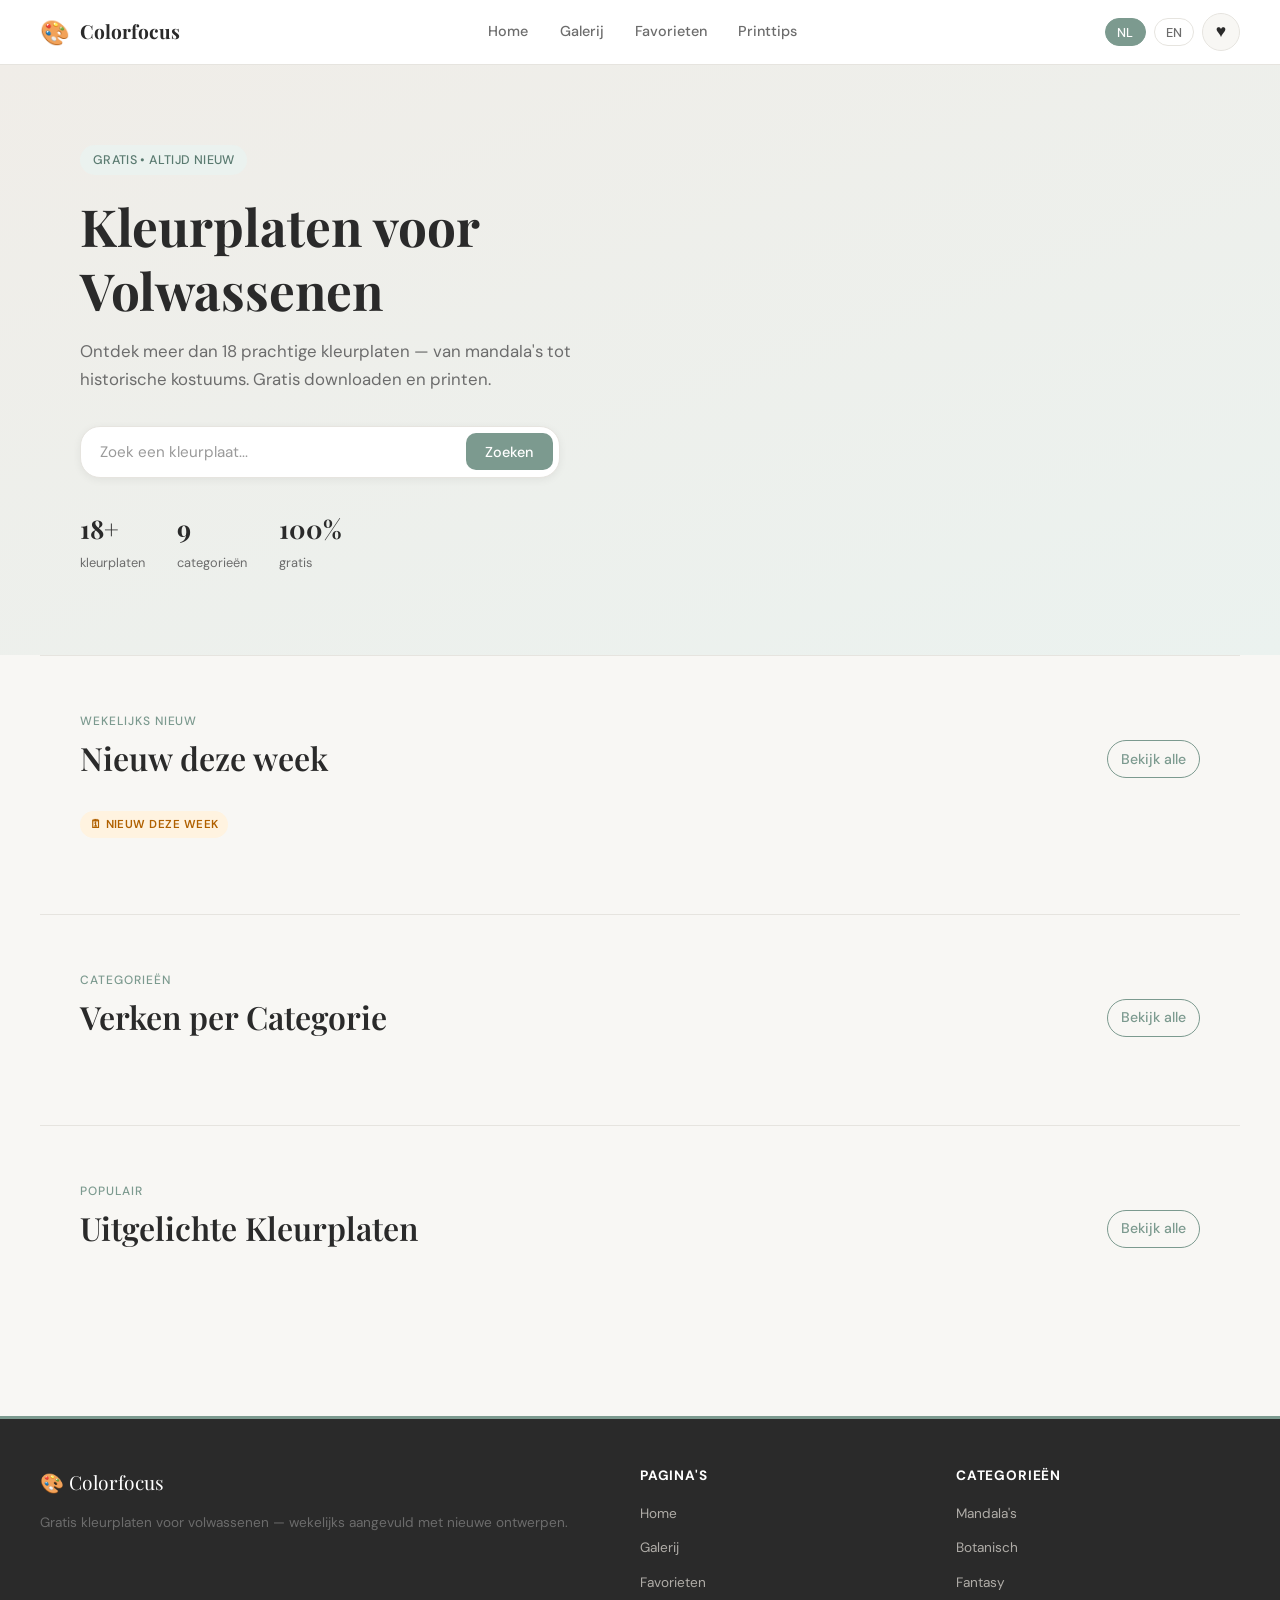
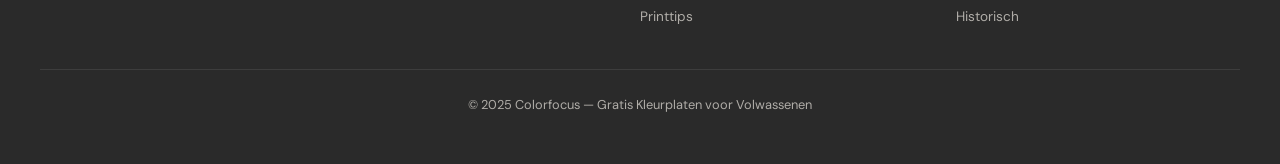
<file: index.html>
<!DOCTYPE html>
<html lang="nl">
<head>
  <meta charset="UTF-8"/>
  <meta name="viewport" content="width=device-width, initial-scale=1.0"/>
  <meta name="description" content="Gratis kleurplaten voor volwassenen — mandala's, botanisch, fantasy, pin-up, historische kostuums en meer. Wekelijks nieuw."/>
  <title>Colorfocus — Gratis Kleurplaten voor Volwassenen</title>
  <link rel="stylesheet" href="css/style.css"/>
  <link rel="icon" href="data:image/svg+xml,<svg xmlns='http://www.w3.org/2000/svg' viewBox='0 0 32 32'><text y='26' font-size='26'>🎨</text></svg>"/>
</head>
<body>

<!-- Navigation -->
<nav class="nav">
  <div class="nav-inner">
    <a href="index.html" class="nav-logo">
      <span class="nav-logo-icon">🎨</span>
      Colorfocus
    </a>
    <ul class="nav-links">
      <li><a href="index.html"     data-i18n="nav_home">Home</a></li>
      <li><a href="galerij.html"   data-i18n="nav_gallery">Galerij</a></li>
      <li><a href="favorieten.html" data-i18n="nav_favorites">Favorieten</a></li>
      <li><a href="tips.html"      data-i18n="nav_tips">Printtips</a></li>
    </ul>
    <div class="nav-right">
      <button class="lang-btn" data-lang="nl">NL</button>
      <button class="lang-btn" data-lang="en">EN</button>
      <a href="favorieten.html" class="nav-fav-btn" title="Favorieten">
        ♥ <span class="fav-count hidden">0</span>
      </a>
    </div>
  </div>
</nav>

<!-- Hero -->
<section style="background:linear-gradient(160deg,#F0EDE8 0%,#EBF2EF 100%); overflow:hidden;">
  <div class="hero">
    <div class="hero-text">
      <span class="hero-badge" data-i18n="hero_badge">Gratis • Altijd nieuw</span>
      <h1 data-i18n="hero_title">Kleurplaten voor Volwassenen</h1>
      <p data-i18n="hero_sub">Ontdek meer dan 18 prachtige kleurplaten — van mandala's tot historische kostuums. Gratis downloaden en printen.</p>
      <div class="hero-search">
        <input id="hero-search-input" type="text" data-i18n="hero_search_ph" data-i18n-attr="placeholder" placeholder="Zoek een kleurplaat..."/>
        <button class="btn-search" id="hero-search-btn" data-i18n="hero_btn">Zoeken</button>
      </div>
      <div class="hero-stats">
        <div>
          <span class="hero-stat-num" data-i18n="pages_count">18+</span>
          <span class="hero-stat-label" data-i18n="stat_pages">kleurplaten</span>
        </div>
        <div>
          <span class="hero-stat-num" data-i18n="cats_count">9</span>
          <span class="hero-stat-label" data-i18n="stat_cats">categorieën</span>
        </div>
        <div>
          <span class="hero-stat-num" data-i18n="free_label">100%</span>
          <span class="hero-stat-label" data-i18n="stat_free">gratis</span>
        </div>
      </div>
    </div>
    <div class="hero-art" id="hero-art"></div>
  </div>
</section>

<hr class="divider"/>

<!-- Nieuw deze week -->
<div class="section">
  <div class="section-header">
    <div>
      <p class="section-tag" data-i18n="new_week_tag">Wekelijks Nieuw</p>
      <h2 data-i18n="new_week_title">Nieuw deze week</h2>
    </div>
    <a href="galerij.html" class="see-all" data-i18n="see_all">Bekijk alle</a>
  </div>
  <span class="week-badge" data-i18n="weekly_badge">🗓 Nieuw deze week</span>
  <div style="margin-top:1.2rem;" class="cards-grid" id="new-grid"></div>
</div>

<hr class="divider"/>

<!-- Categorieën -->
<div class="section">
  <div class="section-header">
    <div>
      <p class="section-tag" data-i18n="cat_tag">Categorieën</p>
      <h2 data-i18n="cat_title">Verken per Categorie</h2>
    </div>
    <a href="galerij.html" class="see-all" data-i18n="see_all">Bekijk alle</a>
  </div>
  <div class="category-grid" id="cat-grid"></div>
</div>

<hr class="divider"/>

<!-- Uitgelicht -->
<div class="section">
  <div class="section-header">
    <div>
      <p class="section-tag" data-i18n="featured_tag">Populair</p>
      <h2 data-i18n="featured_title">Uitgelichte Kleurplaten</h2>
    </div>
    <a href="galerij.html" class="see-all" data-i18n="see_all">Bekijk alle</a>
  </div>
  <div class="cards-grid" id="featured-grid"></div>
</div>

<!-- Footer -->
<footer class="footer">
  <div class="footer-inner">
    <div>
      <div class="footer-brand">🎨 Colorfocus</div>
      <p data-i18n="footer_desc">Gratis kleurplaten voor volwassenen — wekelijks aangevuld met nieuwe ontwerpen.</p>
    </div>
    <div>
      <h4 data-i18n="footer_pages">Pagina's</h4>
      <ul>
        <li><a href="index.html"      data-i18n="nav_home">Home</a></li>
        <li><a href="galerij.html"    data-i18n="nav_gallery">Galerij</a></li>
        <li><a href="favorieten.html" data-i18n="nav_favorites">Favorieten</a></li>
        <li><a href="tips.html"       data-i18n="nav_tips">Printtips</a></li>
      </ul>
    </div>
    <div>
      <h4 data-i18n="footer_cats">Categorieën</h4>
      <ul>
        <li><a href="galerij.html?cat=mandala">Mandala's</a></li>
        <li><a href="galerij.html?cat=botanisch">Botanisch</a></li>
        <li><a href="galerij.html?cat=fantasy">Fantasy</a></li>
        <li><a href="galerij.html?cat=historisch">Historisch</a></li>
      </ul>
    </div>
  </div>
  <div class="footer-bottom">© 2025 Colorfocus — Gratis Kleurplaten voor Volwassenen</div>
</footer>

<script src="js/data.js"></script>
<script src="js/i18n.js"></script>
<script src="js/app.js"></script>
</body>
</html>
</file>
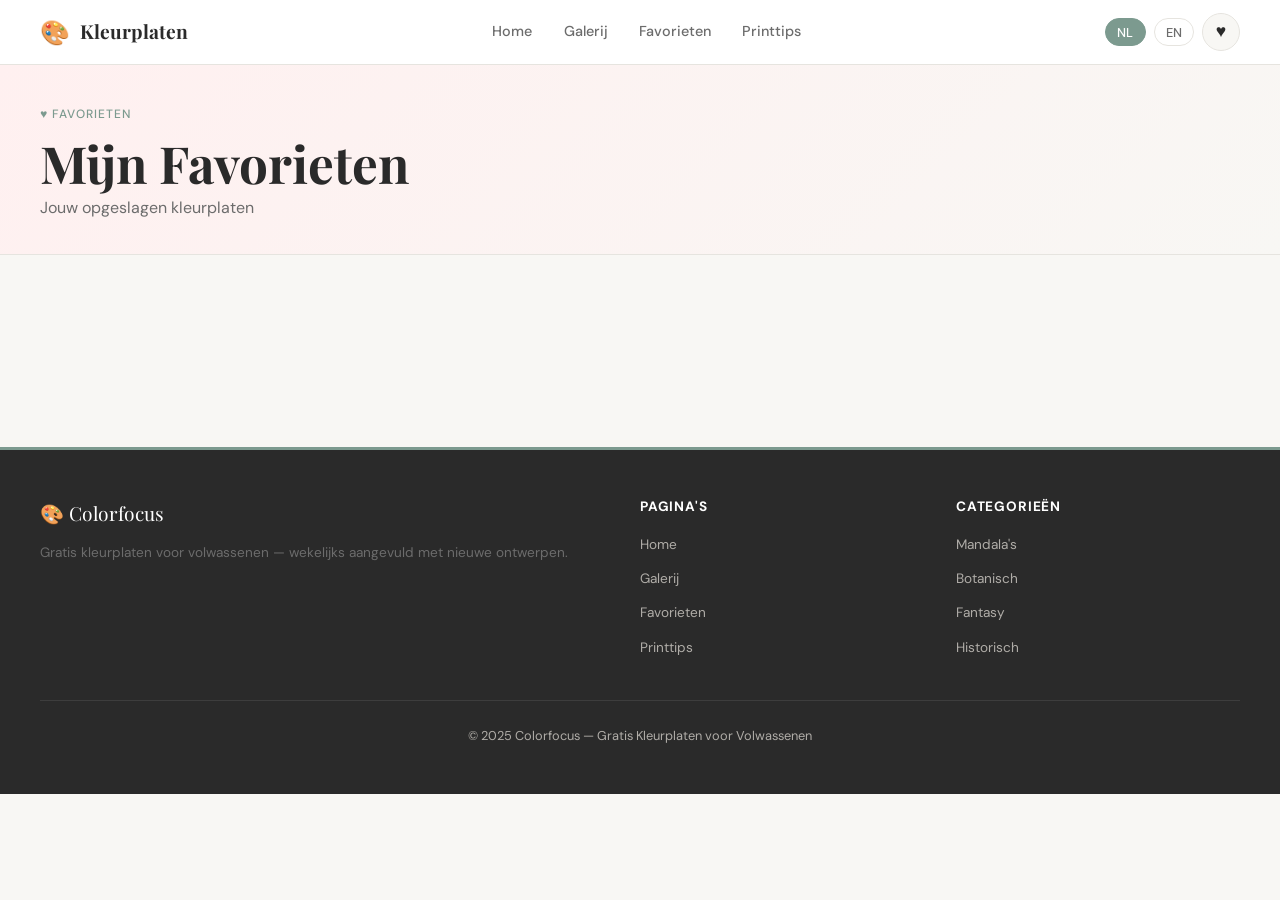
<file: favorieten.html>
<!DOCTYPE html>
<html lang="nl">
<head>
  <meta charset="UTF-8"/>
  <meta name="viewport" content="width=device-width, initial-scale=1.0"/>
  <meta name="description" content="Jouw opgeslagen favoriete kleurplaten voor volwassenen."/>
  <title>Favorieten — Colorfocus</title>
  <link rel="stylesheet" href="css/style.css"/>
  <link rel="icon" href="data:image/svg+xml,<svg xmlns='http://www.w3.org/2000/svg' viewBox='0 0 32 32'><text y='26' font-size='26'>🎨</text></svg>"/>
</head>
<body>

<nav class="nav">
  <div class="nav-inner">
    <a href="index.html" class="nav-logo">
      <span class="nav-logo-icon">🎨</span>
      Kleurplaten
    </a>
    <ul class="nav-links">
      <li><a href="index.html"      data-i18n="nav_home">Home</a></li>
      <li><a href="galerij.html"    data-i18n="nav_gallery">Galerij</a></li>
      <li><a href="favorieten.html" data-i18n="nav_favorites">Favorieten</a></li>
      <li><a href="tips.html"       data-i18n="nav_tips">Printtips</a></li>
    </ul>
    <div class="nav-right">
      <button class="lang-btn" data-lang="nl">NL</button>
      <button class="lang-btn" data-lang="en">EN</button>
      <a href="favorieten.html" class="nav-fav-btn">
        ♥ <span class="fav-count hidden">0</span>
      </a>
    </div>
  </div>
</nav>

<!-- Page header -->
<div style="background:linear-gradient(135deg,#FFF0F0 0%,#F8F7F4 100%); padding:2.5rem clamp(1rem,4vw,2.5rem) 2rem; border-bottom:1px solid #E6E4DF;">
  <div style="max-width:1200px;margin:0 auto;">
    <p class="section-tag">♥ Favorieten</p>
    <h1 data-i18n="fav_title">Mijn Favorieten</h1>
    <p data-i18n="fav_sub">Jouw opgeslagen kleurplaten</p>
  </div>
</div>

<!-- Empty state -->
<div id="fav-empty" class="favorites-empty" style="display:none;">
  <div class="favorites-empty-icon">♡</div>
  <h2 data-i18n="fav_empty_title">Nog geen favorieten</h2>
  <p data-i18n="fav_empty_sub">Klik op het hartje op een kleurplaat om hem hier op te slaan.</p>
  <a href="galerij.html" class="btn-primary" data-i18n="fav_btn">Bekijk alle kleurplaten</a>
</div>

<!-- Favorites grid -->
<div class="section">
  <div class="cards-grid" id="fav-grid"></div>
</div>

<!-- Footer -->
<footer class="footer">
  <div class="footer-inner">
    <div>
      <div class="footer-brand">🎨 Colorfocus</div>
      <p data-i18n="footer_desc">Gratis kleurplaten voor volwassenen — wekelijks aangevuld met nieuwe ontwerpen.</p>
    </div>
    <div>
      <h4 data-i18n="footer_pages">Pagina's</h4>
      <ul>
        <li><a href="index.html"      data-i18n="nav_home">Home</a></li>
        <li><a href="galerij.html"    data-i18n="nav_gallery">Galerij</a></li>
        <li><a href="favorieten.html" data-i18n="nav_favorites">Favorieten</a></li>
        <li><a href="tips.html"       data-i18n="nav_tips">Printtips</a></li>
      </ul>
    </div>
    <div>
      <h4 data-i18n="footer_cats">Categorieën</h4>
      <ul>
        <li><a href="galerij.html?cat=mandala">Mandala's</a></li>
        <li><a href="galerij.html?cat=botanisch">Botanisch</a></li>
        <li><a href="galerij.html?cat=fantasy">Fantasy</a></li>
        <li><a href="galerij.html?cat=historisch">Historisch</a></li>
      </ul>
    </div>
  </div>
  <div class="footer-bottom">© 2025 Colorfocus — Gratis Kleurplaten voor Volwassenen</div>
</footer>

<script src="js/data.js"></script>
<script src="js/i18n.js"></script>
<script src="js/app.js"></script>
</body>
</html>
</file>
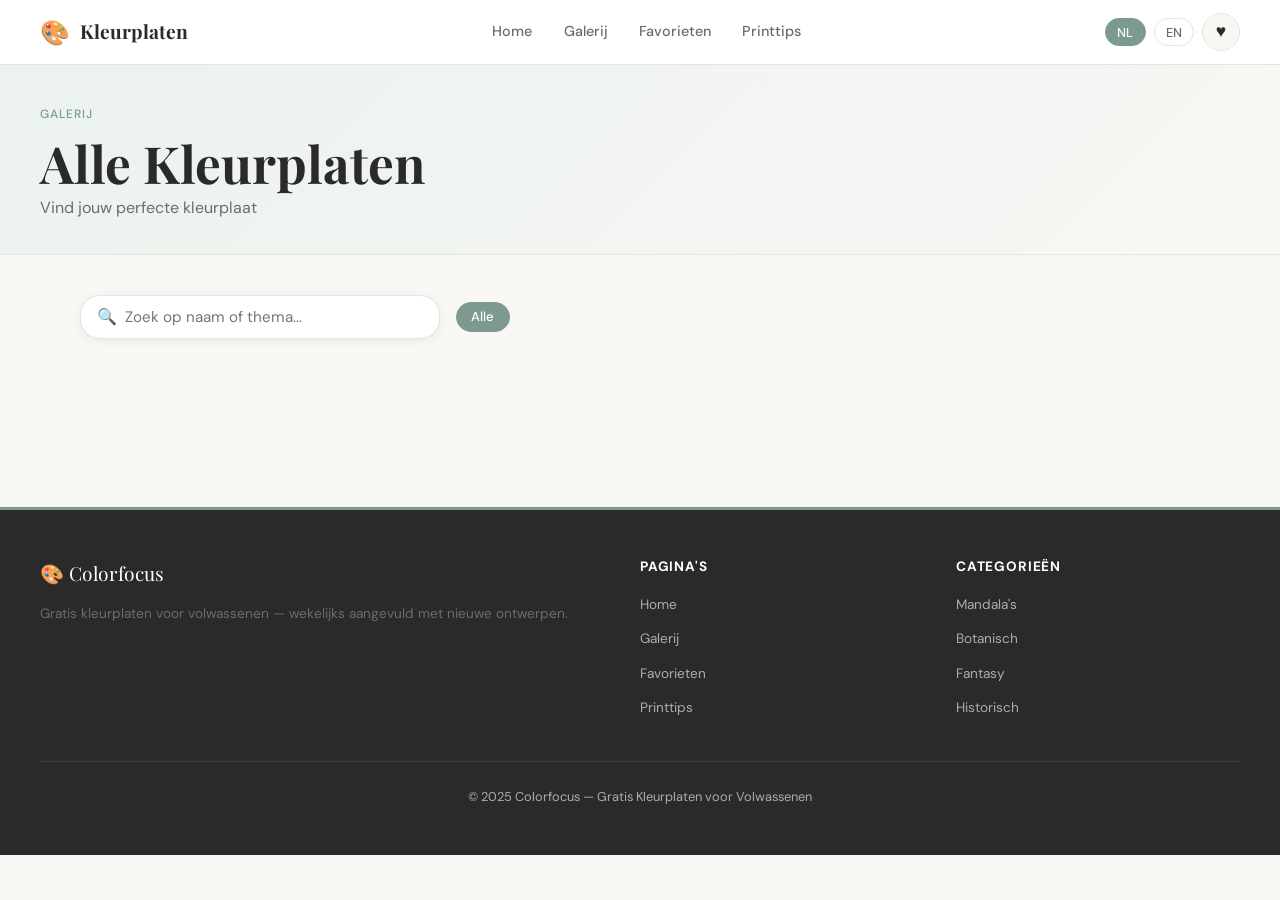
<file: galerij.html>
<!DOCTYPE html>
<html lang="nl">
<head>
  <meta charset="UTF-8"/>
  <meta name="viewport" content="width=device-width, initial-scale=1.0"/>
  <meta name="description" content="Bekijk alle gratis kleurplaten voor volwassenen — filter op categorie of zoek op trefwoord."/>
  <title>Galerij — Colorfocus</title>
  <link rel="stylesheet" href="css/style.css"/>
  <link rel="icon" href="data:image/svg+xml,<svg xmlns='http://www.w3.org/2000/svg' viewBox='0 0 32 32'><text y='26' font-size='26'>🎨</text></svg>"/>
</head>
<body>

<nav class="nav">
  <div class="nav-inner">
    <a href="index.html" class="nav-logo">
      <span class="nav-logo-icon">🎨</span>
      Kleurplaten
    </a>
    <ul class="nav-links">
      <li><a href="index.html"      data-i18n="nav_home">Home</a></li>
      <li><a href="galerij.html"    data-i18n="nav_gallery">Galerij</a></li>
      <li><a href="favorieten.html" data-i18n="nav_favorites">Favorieten</a></li>
      <li><a href="tips.html"       data-i18n="nav_tips">Printtips</a></li>
    </ul>
    <div class="nav-right">
      <button class="lang-btn" data-lang="nl">NL</button>
      <button class="lang-btn" data-lang="en">EN</button>
      <a href="favorieten.html" class="nav-fav-btn">
        ♥ <span class="fav-count hidden">0</span>
      </a>
    </div>
  </div>
</nav>

<!-- Page header -->
<div style="background:linear-gradient(135deg,#EBF2EF 0%,#F8F7F4 100%); padding:2.5rem clamp(1rem,4vw,2.5rem) 2rem; border-bottom:1px solid #E6E4DF;">
  <div style="max-width:1200px;margin:0 auto;">
    <p class="section-tag" data-i18n="nav_gallery">Galerij</p>
    <h1 data-i18n="gallery_title">Alle Kleurplaten</h1>
    <p data-i18n="gallery_sub">Vind jouw perfecte kleurplaat</p>
  </div>
</div>

<!-- Toolbar -->
<div class="gallery-toolbar">
  <div class="search-box">
    <span class="search-icon">🔍</span>
    <input id="gallery-search" type="text" data-i18n="search_ph" data-i18n-attr="placeholder" placeholder="Zoek op naam of thema..."/>
  </div>
  <div class="filter-chips" id="filter-chips"></div>
</div>

<p class="gallery-count" id="gallery-count"></p>

<!-- Grid -->
<div class="section" style="padding-top:0;">
  <div class="cards-grid" id="gallery-grid"></div>
</div>

<!-- Footer -->
<footer class="footer">
  <div class="footer-inner">
    <div>
      <div class="footer-brand">🎨 Colorfocus</div>
      <p data-i18n="footer_desc">Gratis kleurplaten voor volwassenen — wekelijks aangevuld met nieuwe ontwerpen.</p>
    </div>
    <div>
      <h4 data-i18n="footer_pages">Pagina's</h4>
      <ul>
        <li><a href="index.html"      data-i18n="nav_home">Home</a></li>
        <li><a href="galerij.html"    data-i18n="nav_gallery">Galerij</a></li>
        <li><a href="favorieten.html" data-i18n="nav_favorites">Favorieten</a></li>
        <li><a href="tips.html"       data-i18n="nav_tips">Printtips</a></li>
      </ul>
    </div>
    <div>
      <h4 data-i18n="footer_cats">Categorieën</h4>
      <ul>
        <li><a href="galerij.html?cat=mandala">Mandala's</a></li>
        <li><a href="galerij.html?cat=botanisch">Botanisch</a></li>
        <li><a href="galerij.html?cat=fantasy">Fantasy</a></li>
        <li><a href="galerij.html?cat=historisch">Historisch</a></li>
      </ul>
    </div>
  </div>
  <div class="footer-bottom">© 2025 Colorfocus — Gratis Kleurplaten voor Volwassenen</div>
</footer>

<script src="js/data.js"></script>
<script src="js/i18n.js"></script>
<script src="js/app.js"></script>
</body>
</html>
</file>
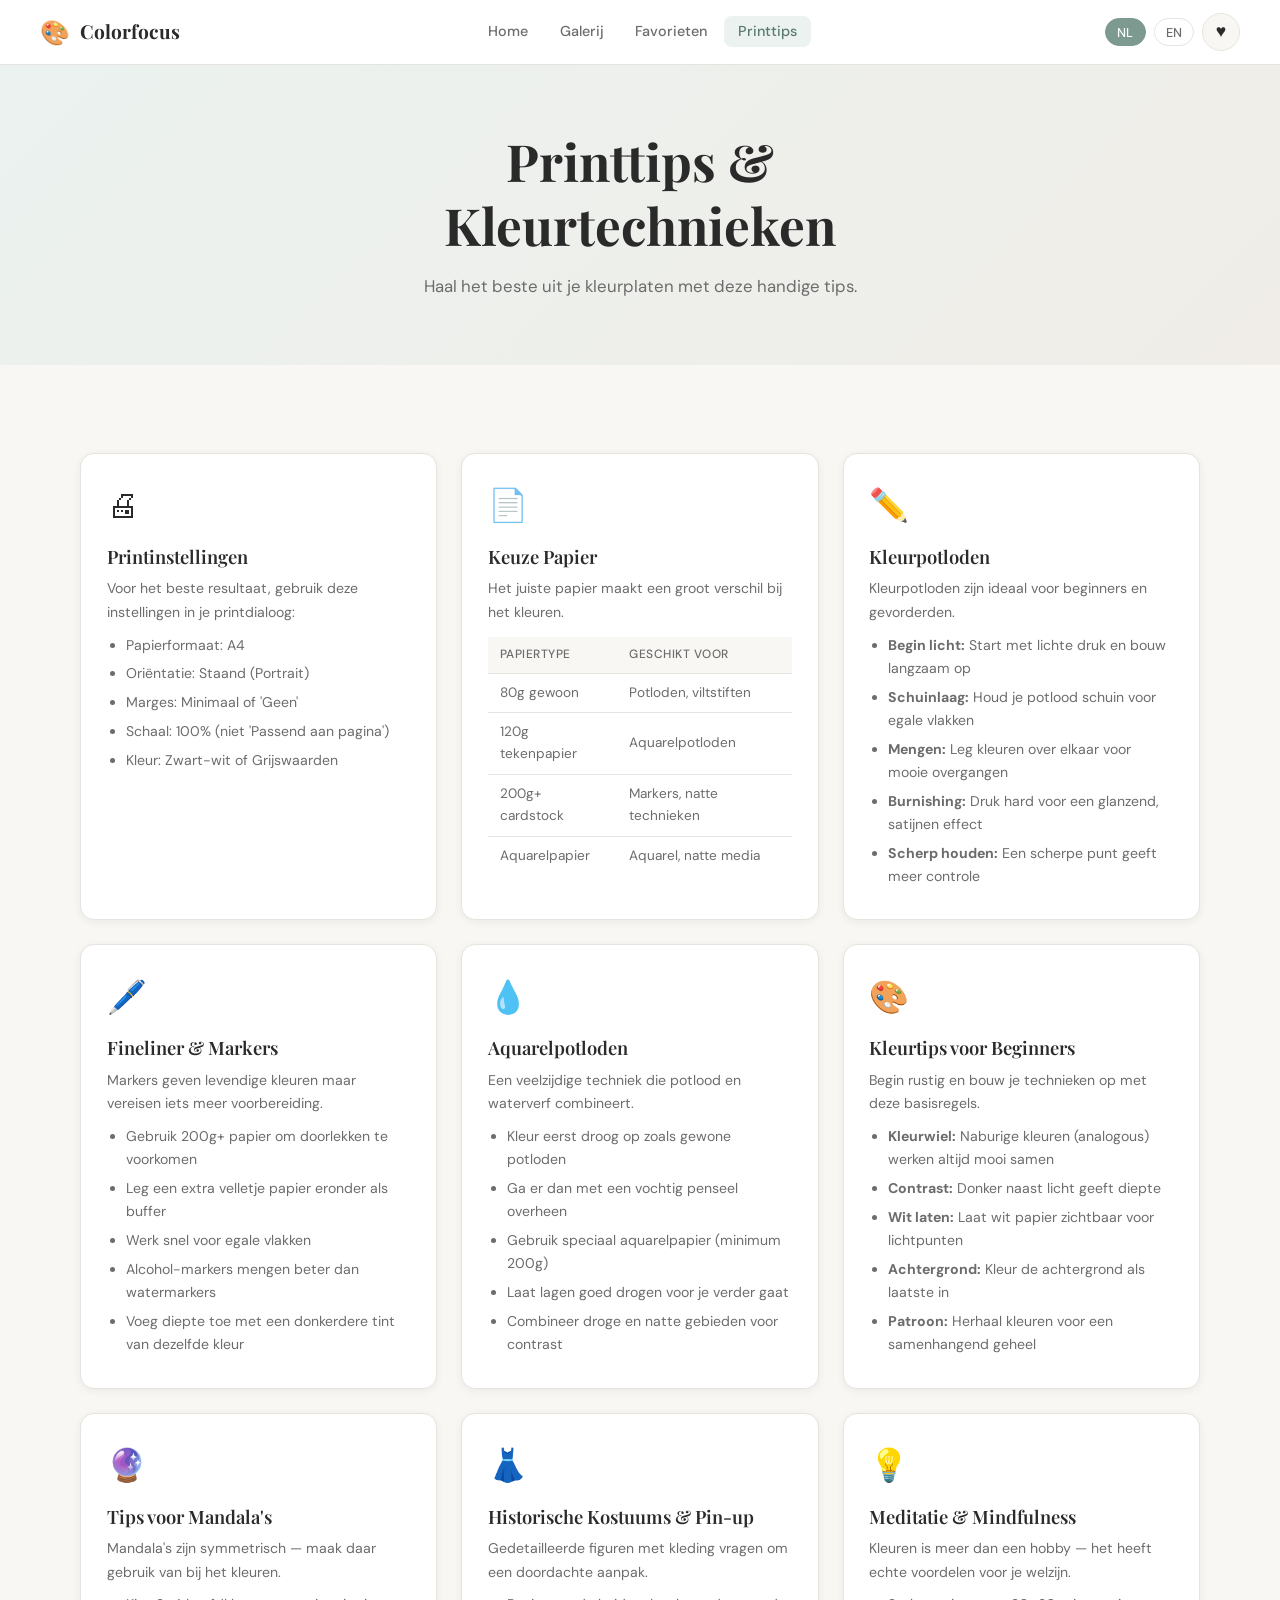
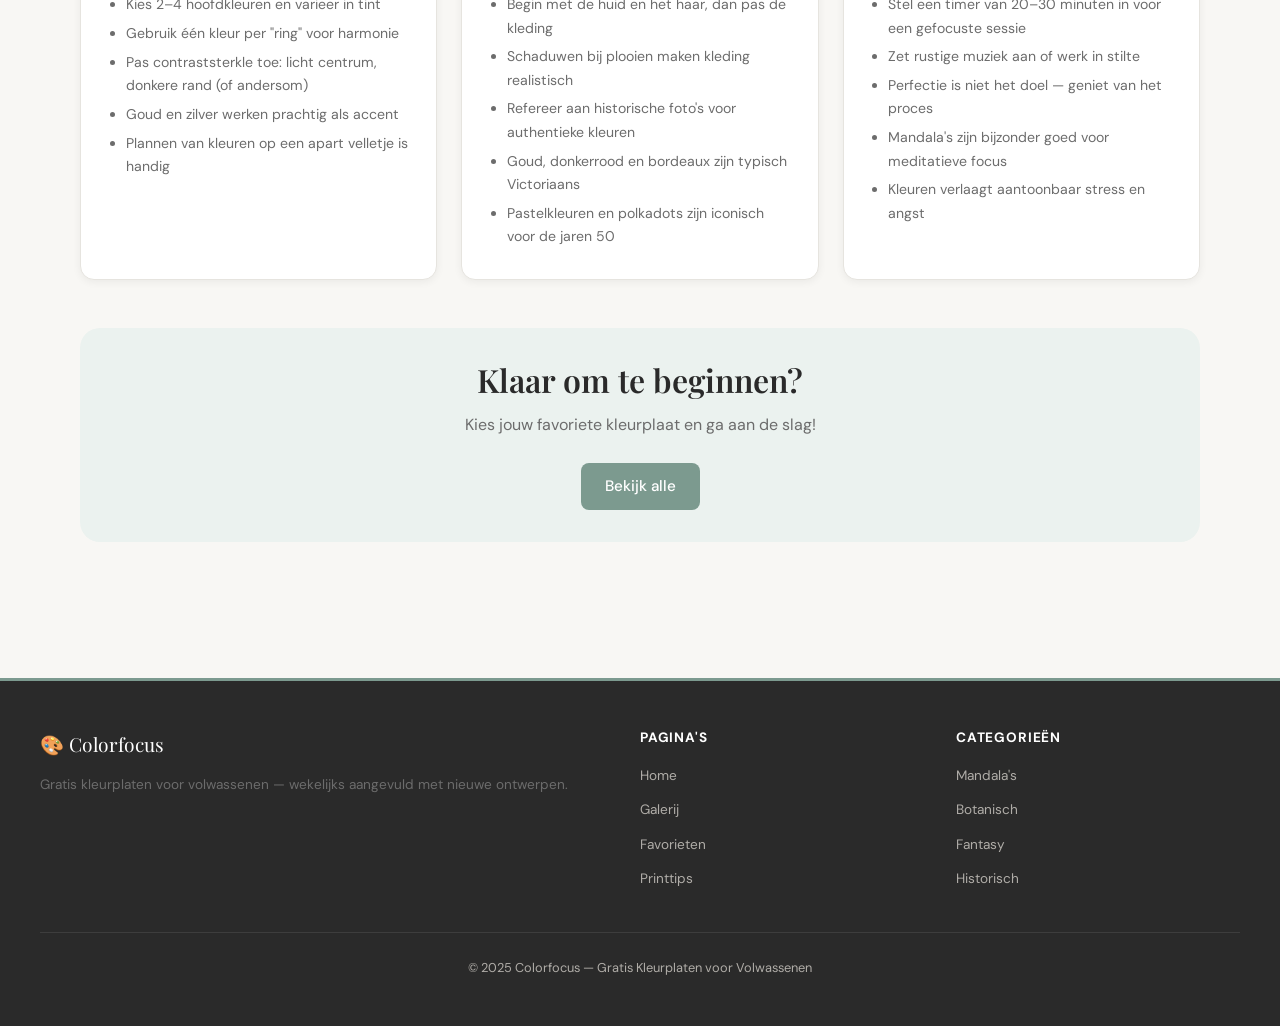
<file: tips.html>
<!DOCTYPE html>
<html lang="nl">
<head>
  <meta charset="UTF-8"/>
  <meta name="viewport" content="width=device-width, initial-scale=1.0"/>
  <meta name="description" content="Handige printtips en kleurtechnieken voor het beste resultaat met je kleurplaten voor volwassenen."/>
  <title>Printtips — Colorfocus</title>
  <link rel="stylesheet" href="css/style.css"/>
  <link rel="icon" href="data:image/svg+xml,<svg xmlns='http://www.w3.org/2000/svg' viewBox='0 0 32 32'><text y='26' font-size='26'>🎨</text></svg>"/>
</head>
<body>

<nav class="nav">
  <div class="nav-inner">
    <a href="index.html" class="nav-logo">
      <span class="nav-logo-icon">🎨</span>
      Colorfocus
    </a>
    <ul class="nav-links">
      <li><a href="index.html"      data-i18n="nav_home">Home</a></li>
      <li><a href="galerij.html"    data-i18n="nav_gallery">Galerij</a></li>
      <li><a href="favorieten.html" data-i18n="nav_favorites">Favorieten</a></li>
      <li><a href="tips.html"       data-i18n="nav_tips">Printtips</a></li>
    </ul>
    <div class="nav-right">
      <button class="lang-btn" data-lang="nl">NL</button>
      <button class="lang-btn" data-lang="en">EN</button>
      <a href="favorieten.html" class="nav-fav-btn">
        ♥ <span class="fav-count hidden">0</span>
      </a>
    </div>
  </div>
</nav>

<!-- Hero -->
<div class="tips-hero">
  <div class="tips-hero-inner">
    <h1 data-i18n="tips_title">Printtips & Kleurtechnieken</h1>
    <p data-i18n="tips_sub">Haal het beste uit je kleurplaten met deze handige tips.</p>
  </div>
</div>

<!-- Tips grid -->
<div class="section">
  <div class="tips-grid">

    <div class="tip-card">
      <div class="tip-icon">🖨</div>
      <h3>Printinstellingen</h3>
      <p>Voor het beste resultaat, gebruik deze instellingen in je printdialoog:</p>
      <ul>
        <li>Papierformaat: A4</li>
        <li>Oriëntatie: Staand (Portrait)</li>
        <li>Marges: Minimaal of 'Geen'</li>
        <li>Schaal: 100% (niet 'Passend aan pagina')</li>
        <li>Kleur: Zwart-wit of Grijswaarden</li>
      </ul>
    </div>

    <div class="tip-card">
      <div class="tip-icon">📄</div>
      <h3>Keuze Papier</h3>
      <p>Het juiste papier maakt een groot verschil bij het kleuren.</p>
      <table class="tools-table">
        <tr><th>Papiertype</th><th>Geschikt voor</th></tr>
        <tr><td>80g gewoon</td><td>Potloden, viltstiften</td></tr>
        <tr><td>120g tekenpapier</td><td>Aquarelpotloden</td></tr>
        <tr><td>200g+ cardstock</td><td>Markers, natte technieken</td></tr>
        <tr><td>Aquarelpapier</td><td>Aquarel, natte media</td></tr>
      </table>
    </div>

    <div class="tip-card">
      <div class="tip-icon">✏️</div>
      <h3>Kleurpotloden</h3>
      <p>Kleurpotloden zijn ideaal voor beginners en gevorderden.</p>
      <ul>
        <li><strong>Begin licht:</strong> Start met lichte druk en bouw langzaam op</li>
        <li><strong>Schuinlaag:</strong> Houd je potlood schuin voor egale vlakken</li>
        <li><strong>Mengen:</strong> Leg kleuren over elkaar voor mooie overgangen</li>
        <li><strong>Burnishing:</strong> Druk hard voor een glanzend, satijnen effect</li>
        <li><strong>Scherp houden:</strong> Een scherpe punt geeft meer controle</li>
      </ul>
    </div>

    <div class="tip-card">
      <div class="tip-icon">🖊️</div>
      <h3>Fineliner & Markers</h3>
      <p>Markers geven levendige kleuren maar vereisen iets meer voorbereiding.</p>
      <ul>
        <li>Gebruik 200g+ papier om doorlekken te voorkomen</li>
        <li>Leg een extra velletje papier eronder als buffer</li>
        <li>Werk snel voor egale vlakken</li>
        <li>Alcohol-markers mengen beter dan watermarkers</li>
        <li>Voeg diepte toe met een donkerdere tint van dezelfde kleur</li>
      </ul>
    </div>

    <div class="tip-card">
      <div class="tip-icon">💧</div>
      <h3>Aquarelpotloden</h3>
      <p>Een veelzijdige techniek die potlood en waterverf combineert.</p>
      <ul>
        <li>Kleur eerst droog op zoals gewone potloden</li>
        <li>Ga er dan met een vochtig penseel overheen</li>
        <li>Gebruik speciaal aquarelpapier (minimum 200g)</li>
        <li>Laat lagen goed drogen voor je verder gaat</li>
        <li>Combineer droge en natte gebieden voor contrast</li>
      </ul>
    </div>

    <div class="tip-card">
      <div class="tip-icon">🎨</div>
      <h3>Kleurtips voor Beginners</h3>
      <p>Begin rustig en bouw je technieken op met deze basisregels.</p>
      <ul>
        <li><strong>Kleurwiel:</strong> Naburige kleuren (analogous) werken altijd mooi samen</li>
        <li><strong>Contrast:</strong> Donker naast licht geeft diepte</li>
        <li><strong>Wit laten:</strong> Laat wit papier zichtbaar voor lichtpunten</li>
        <li><strong>Achtergrond:</strong> Kleur de achtergrond als laatste in</li>
        <li><strong>Patroon:</strong> Herhaal kleuren voor een samenhangend geheel</li>
      </ul>
    </div>

    <div class="tip-card">
      <div class="tip-icon">🔮</div>
      <h3>Tips voor Mandala's</h3>
      <p>Mandala's zijn symmetrisch — maak daar gebruik van bij het kleuren.</p>
      <ul>
        <li>Kies 2–4 hoofdkleuren en varieer in tint</li>
        <li>Gebruik één kleur per "ring" voor harmonie</li>
        <li>Pas contraststerkle toe: licht centrum, donkere rand (of andersom)</li>
        <li>Goud en zilver werken prachtig als accent</li>
        <li>Plannen van kleuren op een apart velletje is handig</li>
      </ul>
    </div>

    <div class="tip-card">
      <div class="tip-icon">👗</div>
      <h3>Historische Kostuums & Pin-up</h3>
      <p>Gedetailleerde figuren met kleding vragen om een doordachte aanpak.</p>
      <ul>
        <li>Begin met de huid en het haar, dan pas de kleding</li>
        <li>Schaduwen bij plooien maken kleding realistisch</li>
        <li>Refereer aan historische foto's voor authentieke kleuren</li>
        <li>Goud, donkerrood en bordeaux zijn typisch Victoriaans</li>
        <li>Pastelkleuren en polkadots zijn iconisch voor de jaren 50</li>
      </ul>
    </div>

    <div class="tip-card">
      <div class="tip-icon">💡</div>
      <h3>Meditatie & Mindfulness</h3>
      <p>Kleuren is meer dan een hobby — het heeft echte voordelen voor je welzijn.</p>
      <ul>
        <li>Stel een timer van 20–30 minuten in voor een gefocuste sessie</li>
        <li>Zet rustige muziek aan of werk in stilte</li>
        <li>Perfectie is niet het doel — geniet van het proces</li>
        <li>Mandala's zijn bijzonder goed voor meditatieve focus</li>
        <li>Kleuren verlaagt aantoonbaar stress en angst</li>
      </ul>
    </div>

  </div>

  <!-- CTA -->
  <div style="text-align:center; margin-top:3rem; padding:2rem; background:var(--accent-bg); border-radius:var(--radius-lg);">
    <h2 style="margin-bottom:0.75rem;">Klaar om te beginnen?</h2>
    <p style="margin-bottom:1.5rem;">Kies jouw favoriete kleurplaat en ga aan de slag!</p>
    <a href="galerij.html" class="btn-primary" data-i18n="see_all">Bekijk alle kleurplaten</a>
  </div>
</div>

<!-- Footer -->
<footer class="footer">
  <div class="footer-inner">
    <div>
      <div class="footer-brand">🎨 Colorfocus</div>
      <p data-i18n="footer_desc">Gratis kleurplaten voor volwassenen — wekelijks aangevuld met nieuwe ontwerpen.</p>
    </div>
    <div>
      <h4 data-i18n="footer_pages">Pagina's</h4>
      <ul>
        <li><a href="index.html"      data-i18n="nav_home">Home</a></li>
        <li><a href="galerij.html"    data-i18n="nav_gallery">Galerij</a></li>
        <li><a href="favorieten.html" data-i18n="nav_favorites">Favorieten</a></li>
        <li><a href="tips.html"       data-i18n="nav_tips">Printtips</a></li>
      </ul>
    </div>
    <div>
      <h4 data-i18n="footer_cats">Categorieën</h4>
      <ul>
        <li><a href="galerij.html?cat=mandala">Mandala's</a></li>
        <li><a href="galerij.html?cat=botanisch">Botanisch</a></li>
        <li><a href="galerij.html?cat=fantasy">Fantasy</a></li>
        <li><a href="galerij.html?cat=historisch">Historisch</a></li>
      </ul>
    </div>
  </div>
  <div class="footer-bottom">© 2025 Colorfocus — Gratis Kleurplaten voor Volwassenen</div>
</footer>

<script src="js/data.js"></script>
<script src="js/i18n.js"></script>
<script src="js/app.js"></script>
</body>
</html>
</file>
<file: css/style.css>
@import url('https://fonts.googleapis.com/css2?family=Playfair+Display:wght@400;600;700&family=DM+Sans:wght@300;400;500&display=swap');

/* ── Design tokens ── */
:root {
  --bg:          #F8F7F4;
  --bg-card:     #FFFFFF;
  --bg-nav:      #FFFFFFEE;
  --text:        #2A2A2A;
  --text-muted:  #6C6C6C;
  --text-light:  #9A9A9A;
  --accent:      #7C9A8F;
  --accent-dark: #5A7A70;
  --accent-bg:   #EBF2EF;
  --border:      #E6E4DF;
  --steel:       #6E8FAD;
  --shadow-sm:   0 2px 8px rgba(0,0,0,0.06);
  --shadow-md:   0 6px 20px rgba(0,0,0,0.10);
  --shadow-lg:   0 12px 40px rgba(0,0,0,0.14);
  --radius-sm:   8px;
  --radius:      14px;
  --radius-lg:   20px;
  --font-h:      'Playfair Display', Georgia, serif;
  --font-b:      'DM Sans', -apple-system, sans-serif;
  --transition:  all 0.22s ease;
}

/* ── Reset ── */
*, *::before, *::after { box-sizing: border-box; margin: 0; padding: 0; }
html { scroll-behavior: smooth; }
body {
  font-family: var(--font-b);
  background: var(--bg);
  color: var(--text);
  line-height: 1.65;
  font-size: 16px;
}
img, svg { display: block; max-width: 100%; }
a { color: inherit; text-decoration: none; }
button { cursor: pointer; font-family: var(--font-b); border: none; background: none; }
ul { list-style: none; }

/* ── Typography ── */
h1,h2,h3,h4 { font-family: var(--font-h); line-height: 1.25; color: var(--text); }
h1 { font-size: clamp(2rem, 5vw, 3.2rem); font-weight: 700; }
h2 { font-size: clamp(1.4rem, 3vw, 2rem); font-weight: 600; }
h3 { font-size: 1.15rem; font-weight: 600; }
p  { color: var(--text-muted); }

/* ── Navigation ── */
.nav {
  position: sticky; top: 0; z-index: 100;
  background: var(--bg-nav);
  backdrop-filter: blur(12px);
  border-bottom: 1px solid var(--border);
  padding: 0 clamp(1rem, 4vw, 2.5rem);
}
.nav-inner {
  max-width: 1200px; margin: 0 auto;
  display: flex; align-items: center; justify-content: space-between;
  height: 64px; gap: 1rem;
}
.nav-logo {
  display: flex; align-items: center; gap: 10px;
  font-family: var(--font-h); font-size: 1.2rem; font-weight: 700;
  color: var(--text); white-space: nowrap;
}
.nav-logo-icon { font-size: 1.5rem; }
.nav-links {
  display: flex; align-items: center; gap: 0.25rem;
}
.nav-links a {
  padding: 0.4rem 0.85rem;
  border-radius: var(--radius-sm);
  font-size: 0.9rem; font-weight: 500; color: var(--text-muted);
  transition: var(--transition);
}
.nav-links a:hover, .nav-links a.active {
  background: var(--accent-bg); color: var(--accent-dark);
}
.nav-right { display: flex; align-items: center; gap: 0.5rem; }
.lang-btn {
  padding: 0.3rem 0.7rem;
  border: 1px solid var(--border);
  border-radius: 20px;
  font-size: 0.8rem; font-weight: 500;
  color: var(--text-muted);
  transition: var(--transition);
}
.lang-btn:hover, .lang-btn.active {
  background: var(--accent); color: white; border-color: var(--accent);
}
.nav-fav-btn {
  position: relative;
  width: 38px; height: 38px;
  border-radius: 50%;
  background: var(--bg);
  border: 1px solid var(--border);
  display: flex; align-items: center; justify-content: center;
  font-size: 1.1rem; transition: var(--transition);
}
.nav-fav-btn:hover { background: var(--accent-bg); }
.fav-count {
  position: absolute; top: -4px; right: -4px;
  background: var(--accent); color: white;
  font-size: 0.65rem; font-weight: 700;
  width: 18px; height: 18px; border-radius: 50%;
  display: flex; align-items: center; justify-content: center;
}
.fav-count.hidden { display: none; }

/* ── Hero ── */
.hero {
  padding: clamp(3rem, 8vw, 5rem) clamp(1rem, 4vw, 2.5rem);
  max-width: 1200px; margin: 0 auto;
  display: grid; grid-template-columns: 1fr 1fr;
  gap: 2rem; align-items: center;
}
.hero-text { max-width: 520px; }
.hero-badge {
  display: inline-block;
  background: var(--accent-bg); color: var(--accent-dark);
  font-size: 0.78rem; font-weight: 500;
  padding: 0.3rem 0.8rem; border-radius: 20px;
  margin-bottom: 1.2rem; letter-spacing: 0.03em; text-transform: uppercase;
}
.hero h1 { margin-bottom: 1rem; }
.hero p { font-size: 1.05rem; margin-bottom: 2rem; }
.hero-search {
  display: flex; gap: 0.5rem;
  background: white; border: 1.5px solid var(--border);
  border-radius: var(--radius-lg);
  padding: 0.4rem 0.4rem 0.4rem 1.2rem;
  box-shadow: var(--shadow-sm);
  max-width: 480px;
}
.hero-search input {
  flex: 1; border: none; outline: none; background: transparent;
  font-family: var(--font-b); font-size: 0.95rem; color: var(--text);
}
.hero-search input::placeholder { color: var(--text-light); }
.btn-search {
  background: var(--accent); color: white;
  padding: 0.6rem 1.2rem; border-radius: 10px;
  font-size: 0.9rem; font-weight: 500;
  transition: var(--transition);
}
.btn-search:hover { background: var(--accent-dark); }
.hero-stats { display: flex; gap: 2rem; margin-top: 1.8rem; }
.hero-stat-num { font-family: var(--font-h); font-size: 1.6rem; font-weight: 700; color: var(--text); display: block; }
.hero-stat-label { font-size: 0.8rem; color: var(--text-muted); }
.hero-art {
  display: grid; grid-template-columns: repeat(3, 1fr); gap: 0.75rem;
}
.hero-art-card {
  background: white; border-radius: var(--radius);
  overflow: hidden; box-shadow: var(--shadow-sm);
  transition: var(--transition);
  border: 1px solid var(--border);
}
.hero-art-card:hover { transform: translateY(-3px); box-shadow: var(--shadow-md); }
.hero-art-card svg { width: 100%; height: auto; }
.hero-art-card:nth-child(2) { transform: translateY(12px); }
.hero-art-card:nth-child(2):hover { transform: translateY(9px); }

/* ── Section wrapper ── */
.section {
  padding: clamp(2rem, 5vw, 3.5rem) clamp(1rem, 4vw, 2.5rem);
  max-width: 1200px; margin: 0 auto;
}
.section-header {
  display: flex; align-items: flex-end; justify-content: space-between;
  margin-bottom: 2rem; gap: 1rem;
}
.section-header h2 { margin: 0; }
.section-tag {
  font-size: 0.75rem; text-transform: uppercase; letter-spacing: 0.08em;
  color: var(--accent); font-weight: 500; margin-bottom: 0.4rem;
}
.see-all {
  font-size: 0.88rem; color: var(--accent); font-weight: 500;
  padding: 0.4rem 0.8rem; border: 1.5px solid var(--accent);
  border-radius: 20px; transition: var(--transition); white-space: nowrap;
}
.see-all:hover { background: var(--accent); color: white; }
.divider {
  border: none; border-top: 1px solid var(--border);
  margin: 0 clamp(1rem, 4vw, 2.5rem);
}

/* ── Cards grid ── */
.cards-grid {
  display: grid;
  grid-template-columns: repeat(auto-fill, minmax(240px, 1fr));
  gap: 1.5rem;
}
.cards-grid-sm {
  grid-template-columns: repeat(auto-fill, minmax(200px, 1fr));
}

/* ── Coloring page card ── */
.card {
  background: var(--bg-card);
  border-radius: var(--radius);
  border: 1px solid var(--border);
  overflow: hidden;
  box-shadow: var(--shadow-sm);
  transition: var(--transition);
  display: flex; flex-direction: column;
}
.card:hover { transform: translateY(-4px); box-shadow: var(--shadow-md); }
.card-thumb {
  position: relative;
  aspect-ratio: 3/4;
  overflow: hidden;
  background: #F5F5F2;
}
.card-thumb svg {
  width: 100%; height: 100%;
  object-fit: contain;
}
.card-thumb img {
  width: 100%; height: 100%;
  object-fit: cover; transition: transform 0.3s ease;
}
.card:hover .card-thumb img { transform: scale(1.04); }
.card-new-badge {
  position: absolute; top: 10px; left: 10px;
  background: var(--accent); color: white;
  font-size: 0.68rem; font-weight: 600; text-transform: uppercase;
  padding: 0.2rem 0.55rem; border-radius: 20px; letter-spacing: 0.04em;
}
.card-fav-btn {
  position: absolute; top: 8px; right: 8px;
  width: 34px; height: 34px;
  background: white; border-radius: 50%;
  display: flex; align-items: center; justify-content: center;
  font-size: 1rem; box-shadow: var(--shadow-sm);
  transition: var(--transition);
  border: 1px solid var(--border);
}
.card-fav-btn:hover { transform: scale(1.15); }
.card-fav-btn.active { background: #FFF0F0; border-color: #F0A0A0; }
.card-fav-btn.active span { filter: none; }
.card-body { padding: 1rem 1.1rem 1.1rem; flex: 1; display: flex; flex-direction: column; gap: 0.5rem; }
.card-category {
  display: inline-block;
  font-size: 0.72rem; font-weight: 500; text-transform: uppercase; letter-spacing: 0.05em;
  padding: 0.2rem 0.6rem; border-radius: 20px;
  background: var(--accent-bg); color: var(--accent-dark);
}
.card h3 {
  font-size: 1rem; font-family: var(--font-h); font-weight: 600;
  line-height: 1.3; color: var(--text);
}
.card-desc {
  font-size: 0.82rem; color: var(--text-muted); line-height: 1.5;
  flex: 1;
}
.card-difficulty {
  display: flex; align-items: center; gap: 4px;
  font-size: 0.75rem; color: var(--text-light);
}
.card-difficulty-dots { display: flex; gap: 3px; }
.card-difficulty-dot {
  width: 6px; height: 6px; border-radius: 50%;
  background: var(--border);
}
.card-difficulty-dot.filled { background: var(--accent); }
.card-actions { display: flex; gap: 0.5rem; margin-top: 0.6rem; }
.btn-download {
  flex: 1; background: var(--accent); color: white;
  padding: 0.55rem 0.8rem; border-radius: var(--radius-sm);
  font-size: 0.85rem; font-weight: 500;
  transition: var(--transition); text-align: center;
  display: flex; align-items: center; justify-content: center; gap: 0.4rem;
}
.btn-download:hover { background: var(--accent-dark); }
.btn-print {
  background: var(--bg); border: 1px solid var(--border);
  padding: 0.55rem 0.7rem; border-radius: var(--radius-sm);
  font-size: 0.9rem; transition: var(--transition);
}
.btn-print:hover { background: var(--accent-bg); }

/* Category badge color overrides */
.cat-mandala    { background: #EDE9F4; color: #6B5EA0; }
.cat-botanisch  { background: #EAF2E8; color: #4A8040; }
.cat-fantasy    { background: #E8EEF6; color: #3A5A90; }
.cat-dieren     { background: #F4EDE8; color: #8B5A3A; }
.cat-seizoen    { background: #F6F0E0; color: #8B7020; }
.cat-geometrisch{ background: #E8F0F4; color: #2A6080; }
.cat-sprookjes  { background: #F4E8F0; color: #8B3A70; }
.cat-pinup      { background: #F6E8E8; color: #903A3A; }
.cat-historisch { background: #EEE8E0; color: #6B5030; }

/* ── Category cards ── */
.category-grid {
  display: grid;
  grid-template-columns: repeat(auto-fill, minmax(180px, 1fr));
  gap: 1rem;
}
.category-card {
  background: var(--bg-card);
  border: 1px solid var(--border);
  border-radius: var(--radius);
  padding: 1.5rem 1rem 1.2rem;
  text-align: center;
  cursor: pointer;
  transition: var(--transition);
  box-shadow: var(--shadow-sm);
  text-decoration: none; color: inherit;
}
.category-card:hover {
  transform: translateY(-4px);
  box-shadow: var(--shadow-md);
  border-color: var(--accent);
}
.category-icon { font-size: 2.2rem; margin-bottom: 0.7rem; }
.category-card h3 { font-size: 0.9rem; font-family: var(--font-b); font-weight: 600; margin-bottom: 0.25rem; }
.category-card p { font-size: 0.75rem; color: var(--text-muted); }

/* ── Gallery page ── */
.gallery-toolbar {
  display: flex; flex-wrap: wrap; gap: 1rem;
  align-items: center; margin-bottom: 2rem;
  padding: clamp(1rem, 4vw, 2.5rem);
  padding-bottom: 0;
  max-width: 1200px; margin-left: auto; margin-right: auto;
}
.search-box {
  display: flex; align-items: center; gap: 0.5rem;
  background: white; border: 1.5px solid var(--border);
  border-radius: var(--radius-lg);
  padding: 0.5rem 0.5rem 0.5rem 1rem;
  flex: 1; min-width: 220px; max-width: 360px;
  box-shadow: var(--shadow-sm);
}
.search-box input {
  flex: 1; border: none; outline: none; background: transparent;
  font-family: var(--font-b); font-size: 0.95rem; color: var(--text);
}
.search-icon { color: var(--text-light); font-size: 1rem; }
.filter-chips {
  display: flex; flex-wrap: wrap; gap: 0.4rem;
}
.chip {
  padding: 0.35rem 0.9rem;
  border: 1.5px solid var(--border);
  border-radius: 20px;
  font-size: 0.82rem; font-weight: 500;
  color: var(--text-muted);
  background: white;
  transition: var(--transition); cursor: pointer;
}
.chip:hover { border-color: var(--accent); color: var(--accent); }
.chip.active { background: var(--accent); color: white; border-color: var(--accent); }
.gallery-count {
  font-size: 0.85rem; color: var(--text-light);
  padding: 0 clamp(1rem, 4vw, 2.5rem);
  max-width: 1200px; margin: 0 auto 1rem;
}
.no-results {
  text-align: center; padding: 4rem 2rem;
  color: var(--text-muted); grid-column: 1/-1;
}
.no-results-icon { font-size: 3rem; margin-bottom: 1rem; }

/* ── Favorites page ── */
.favorites-empty {
  text-align: center; padding: 5rem 2rem;
}
.favorites-empty-icon { font-size: 4rem; margin-bottom: 1.5rem; }
.favorites-empty h2 { margin-bottom: 0.75rem; }
.favorites-empty p { margin-bottom: 1.5rem; }
.btn-primary {
  display: inline-block;
  background: var(--accent); color: white;
  padding: 0.7rem 1.5rem; border-radius: var(--radius-sm);
  font-size: 0.95rem; font-weight: 500; transition: var(--transition);
}
.btn-primary:hover { background: var(--accent-dark); }

/* ── Tips page ── */
.tips-hero {
  background: linear-gradient(135deg, var(--accent-bg) 0%, #F0EDE8 100%);
  padding: clamp(2.5rem, 6vw, 4rem) clamp(1rem, 4vw, 2.5rem);
  text-align: center;
}
.tips-hero-inner { max-width: 600px; margin: 0 auto; }
.tips-hero h1 { margin-bottom: 1rem; }
.tips-hero p { font-size: 1.05rem; }
.tips-grid {
  display: grid;
  grid-template-columns: repeat(auto-fill, minmax(300px, 1fr));
  gap: 1.5rem; margin-top: 2rem;
}
.tip-card {
  background: white; border: 1px solid var(--border);
  border-radius: var(--radius); padding: 1.6rem;
  box-shadow: var(--shadow-sm);
}
.tip-icon { font-size: 2rem; margin-bottom: 0.8rem; }
.tip-card h3 { margin-bottom: 0.6rem; }
.tip-card p { font-size: 0.88rem; line-height: 1.65; }
.tip-card ul { font-size: 0.88rem; color: var(--text-muted); padding-left: 1.2rem; margin-top: 0.6rem; }
.tip-card ul li { margin-bottom: 0.35rem; list-style: disc; }
.tools-table { width: 100%; border-collapse: collapse; margin-top: 0.8rem; font-size: 0.85rem; }
.tools-table th { text-align: left; padding: 0.5rem 0.75rem; background: var(--bg); color: var(--text-muted); font-weight: 500; font-size: 0.75rem; text-transform: uppercase; letter-spacing: 0.04em; }
.tools-table td { padding: 0.5rem 0.75rem; border-top: 1px solid var(--border); color: var(--text-muted); }

/* ── Footer ── */
.footer {
  background: #2A2A2A; color: #B0ADA8;
  border-top: 3px solid var(--accent);
  padding: clamp(2rem, 4vw, 3rem) clamp(1rem, 4vw, 2.5rem);
  margin-top: 5rem;
}
.footer-inner { max-width: 1200px; margin: 0 auto; display: grid; grid-template-columns: 2fr 1fr 1fr; gap: 2rem; }
.footer-brand { font-family: var(--font-h); font-size: 1.2rem; color: white; margin-bottom: 0.75rem; display: flex; align-items: center; gap: 8px; }
.footer p { font-size: 0.85rem; line-height: 1.7; }
.footer h4 { color: white; font-size: 0.85rem; font-family: var(--font-b); text-transform: uppercase; letter-spacing: 0.06em; margin-bottom: 1rem; }
.footer ul li { margin-bottom: 0.5rem; }
.footer ul a { font-size: 0.85rem; color: #B0ADA8; transition: var(--transition); }
.footer ul a:hover { color: white; }
.footer-bottom { max-width: 1200px; margin: 2rem auto 0; padding-top: 1.5rem; border-top: 1px solid #3D3D3D; font-size: 0.8rem; text-align: center; }

/* ── Toast notification ── */
.toast {
  position: fixed; bottom: 2rem; left: 50%; transform: translateX(-50%) translateY(80px);
  background: var(--text); color: white;
  padding: 0.75rem 1.5rem; border-radius: var(--radius-sm);
  font-size: 0.88rem; font-weight: 500;
  box-shadow: var(--shadow-lg); z-index: 9999;
  transition: transform 0.3s ease, opacity 0.3s ease;
  pointer-events: none; opacity: 0;
}
.toast.show { transform: translateX(-50%) translateY(0); opacity: 1; }

/* ── Weekly badge ── */
.week-badge {
  display: inline-flex; align-items: center; gap: 0.4rem;
  background: #FFF3E0; color: #B06000;
  font-size: 0.72rem; font-weight: 600; text-transform: uppercase;
  padding: 0.25rem 0.6rem; border-radius: 20px; letter-spacing: 0.04em;
}

/* ── Responsive ── */
@media (max-width: 768px) {
  .hero { grid-template-columns: 1fr; }
  .hero-art { display: none; }
  .hero-search { max-width: 100%; }
  .hero-stats { gap: 1.2rem; }
  .footer-inner { grid-template-columns: 1fr; }
  .nav-links { display: none; }
  .mobile-menu-btn { display: flex; }
}
@media (max-width: 520px) {
  .category-grid { grid-template-columns: repeat(3, 1fr); }
}

/* ── Print ── */
@media print {
  .nav, .footer, .card-actions, .gallery-toolbar, .filter-chips { display: none !important; }
  body { background: white; }
  .card { box-shadow: none; border: 1px solid #ddd; }
}
</file>
